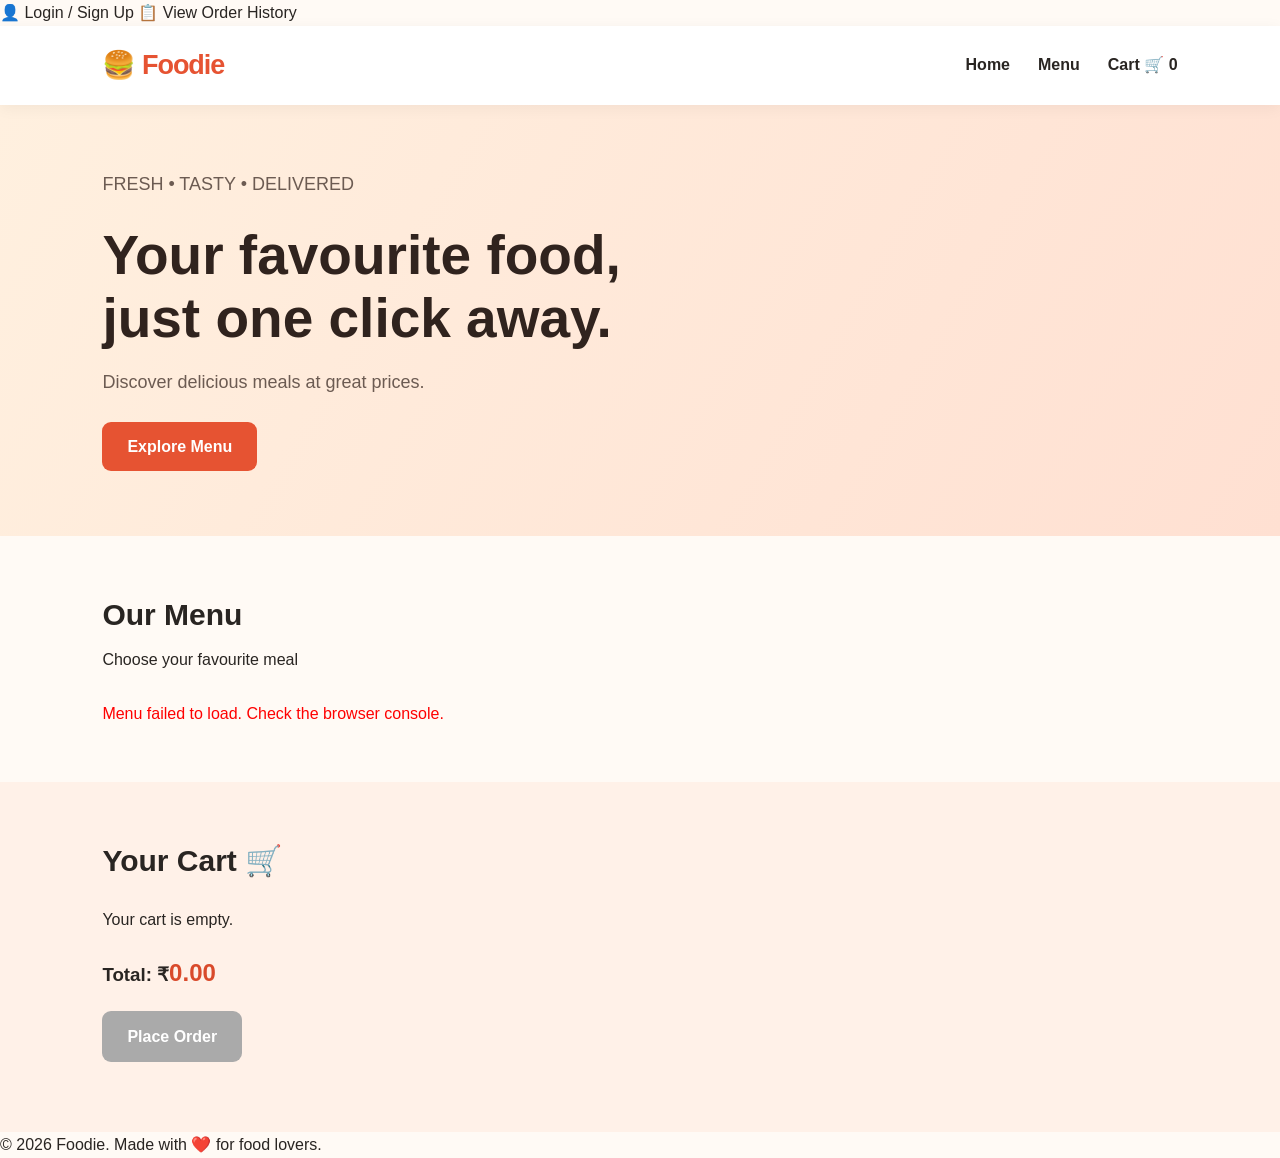
<file: index.html>
<!DOCTYPE html>
<html lang="en">
<head>
    <meta charset="UTF-8">
    <meta name="viewport" content="width=device-width, initial-scale=1.0">
    <title>Foodie | Online Food Ordering</title>
    <link rel="stylesheet" href="style.css">
</head>
<body>
    
    <a href="./login.html">👤 Login / Sign Up</a>
    <a href="./order.html">📋 View Order History</a>
    <header class="navbar">
        <h1>🍔 Foodie</h1>
        <nav>
            <a href="#home">Home</a>
            <a href="#menu">Menu</a>
            <a href="#cart">Cart 🛒 <span id="cart-count">0</span></a>
        </nav>
    </header>

    <section class="hero" id="home">
        <div>
            <p class="tagline">FRESH • TASTY • DELIVERED</p>
            <h2>Your favourite food,<br>just one click away.</h2>
            <p>Discover delicious meals at great prices.</p>
            <a href="#menu" class="primary-btn">Explore Menu</a>
        </div>
    </section>

    <main>
        <section id="menu">
            <h2 class="section-title">Our Menu</h2>
            <p class="subtitle">Choose your favourite meal</p>
            <div id="food-list" class="food-grid">
                <p>Loading menu...</p>
            </div>
        </section>

        <section id="cart" class="cart-section">
            <h2 class="section-title">Your Cart 🛒</h2>
            <div id="cart-items">
                <p>Your cart is empty.</p>
            </div>
            <h3>Total: ₹<span id="cart-total">0.00</span></h3>
            <button id="checkout-btn" class="primary-btn" disabled>
                Place Order
            </button>
            <p id="order-message"></p>
        </section>
    </main>

    <footer>
        <p>© 2026 Foodie. Made with ❤️ for food lovers.</p>
    </footer>

    <script src="script.js"></script>
</body>
</html>
</file>
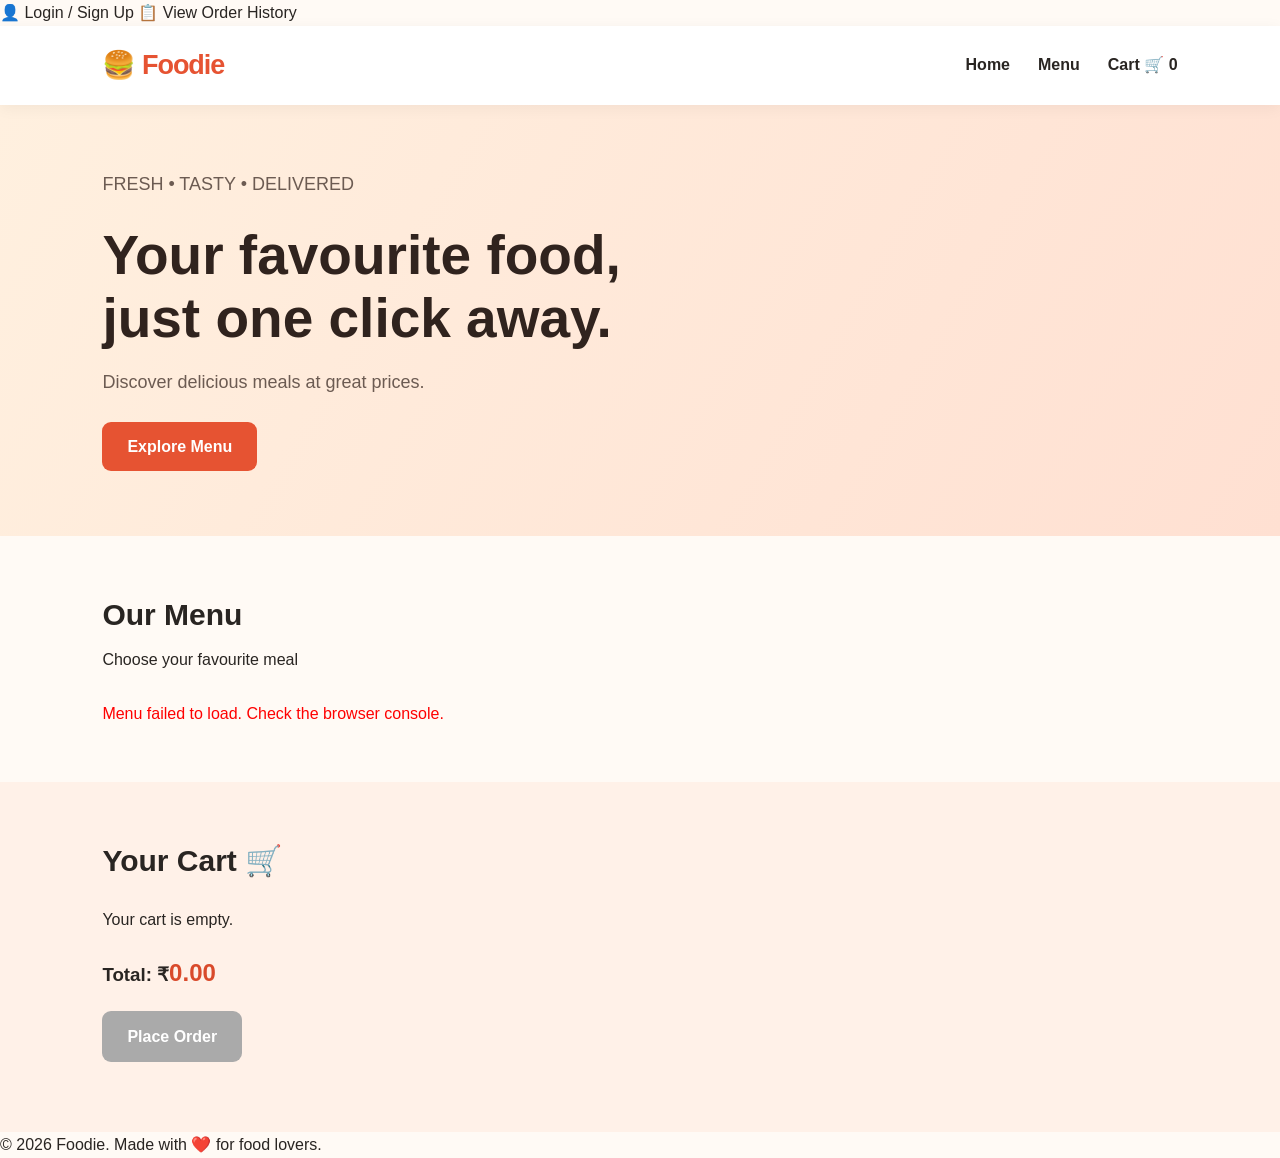
<file: C:\Users\Shravani\Downloads\food-ordering-system\food-ordering-system\src\main\resources\static\index.html>
<!DOCTYPE html>
<html lang="en">
<head>
    <meta charset="UTF-8">
    <meta name="viewport" content="width=device-width, initial-scale=1.0">
    <title>Foodie | Online Food Ordering</title>
    <link rel="stylesheet" href="style.css">
</head>
<body>
    
    <a href="./login.html">👤 Login / Sign Up</a>
    <a href="./order.html">📋 View Order History</a>
    <header class="navbar">
        <h1>🍔 Foodie</h1>
        <nav>
            <a href="#home">Home</a>
            <a href="#menu">Menu</a>
            <a href="#cart">Cart 🛒 <span id="cart-count">0</span></a>
        </nav>
    </header>

    <section class="hero" id="home">
        <div>
            <p class="tagline">FRESH • TASTY • DELIVERED</p>
            <h2>Your favourite food,<br>just one click away.</h2>
            <p>Discover delicious meals at great prices.</p>
            <a href="#menu" class="primary-btn">Explore Menu</a>
        </div>
    </section>

    <main>
        <section id="menu">
            <h2 class="section-title">Our Menu</h2>
            <p class="subtitle">Choose your favourite meal</p>
            <div id="food-list" class="food-grid">
                <p>Loading menu...</p>
            </div>
        </section>

        <section id="cart" class="cart-section">
            <h2 class="section-title">Your Cart 🛒</h2>
            <div id="cart-items">
                <p>Your cart is empty.</p>
            </div>
            <h3>Total: ₹<span id="cart-total">0.00</span></h3>
            <button id="checkout-btn" class="primary-btn" disabled>
                Place Order
            </button>
            <p id="order-message"></p>
        </section>
    </main>

    <footer>
        <p>© 2026 Foodie. Made with ❤️ for food lovers.</p>
    </footer>

    <script src="script.js"></script>
</body>
</html>
</file>
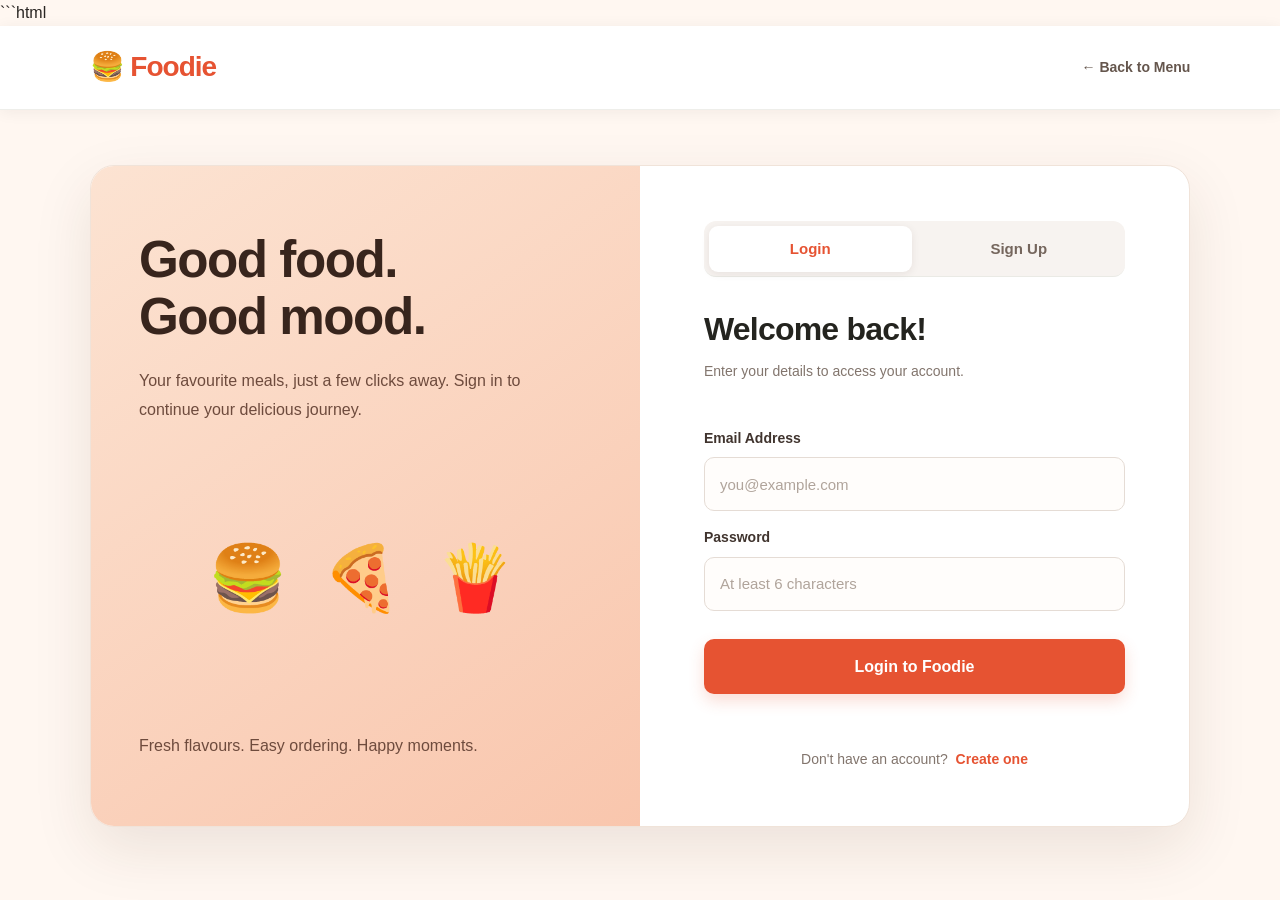
<file: C:\Users\Shravani\Downloads\food-ordering-system\food-ordering-system\src\main\resources\static\login.html>
```html
<!DOCTYPE html>
<html lang="en">
<head>
    <meta charset="UTF-8">
    <meta name="viewport" content="width=device-width, initial-scale=1.0">
    <title>Foodie | Login & Sign Up</title>
    <link rel="stylesheet" href="/style.css">
</head>

<body class="auth-page">

    <header class="auth-header">
        <h1>🍔 Foodie</h1>
        <a href="/">← Back to Menu</a>
    </header>

    <main class="auth-layout">

        <section class="auth-promo">
            <div>
                <h2>Good food.<br>Good mood.</h2>
                <p>
                    Your favourite meals, just a few clicks away.
                    Sign in to continue your delicious journey.
                </p>
            </div>

            <div class="auth-food">🍔 🍕 🍟</div>

            <p>Fresh flavours. Easy ordering. Happy moments.</p>
        </section>

        <section class="auth-form-panel">

            <div class="auth-tabs">
                <button type="button" id="login-tab" class="active">
                    Login
                </button>
                <button type="button" id="signup-tab">
                    Sign Up
                </button>
            </div>

            <h2 id="form-title">Welcome back!</h2>

            <p class="auth-subtitle" id="form-subtitle">
                Enter your details to access your account.
            </p>

            <form id="auth-form">

                <div id="name-field" style="display:none;">
                    <label for="name">Full Name</label>
                    <input
                        type="text"
                        id="name"
                        placeholder="Enter your full name"
                        autocomplete="name"
                    >
                </div>

                <label for="email">Email Address</label>
                <input
                    type="email"
                    id="email"
                    placeholder="you@example.com"
                    autocomplete="email"
                    required
                >

                <label for="password">Password</label>
                <input
                    type="password"
                    id="password"
                    placeholder="At least 6 characters"
                    minlength="6"
                    autocomplete="current-password"
                    required
                >

                <button type="submit" class="auth-submit" id="submit-btn">
                    Login to Foodie
                </button>

            </form>

            <p id="auth-message" class="auth-message" role="status"></p>

            <p class="auth-switch">
                <span id="toggle-label">Don't have an account?</span>
                <a href="#" id="toggle-auth">Create one</a>
            </p>

        </section>
    </main>

    <script>
        let isSignup = false;

        const form = document.getElementById("auth-form");
        const nameField = document.getElementById("name-field");
        const nameInput = document.getElementById("name");
        const title = document.getElementById("form-title");
        const subtitle = document.getElementById("form-subtitle");
        const submitBtn = document.getElementById("submit-btn");
        const toggleLabel = document.getElementById("toggle-label");
        const toggleAuth = document.getElementById("toggle-auth");
        const message = document.getElementById("auth-message");
        const loginTab = document.getElementById("login-tab");
        const signupTab = document.getElementById("signup-tab");
        const passwordInput = document.getElementById("password");

        function updateAuthMode(signup) {
            isSignup = signup;

            title.textContent = isSignup
                ? "Create your account"
                : "Welcome back!";

            subtitle.textContent = isSignup
                ? "Join Foodie and order your favourite meals."
                : "Enter your details to access your account.";

            submitBtn.textContent = isSignup
                ? "Create Account"
                : "Login to Foodie";

            nameField.style.display = isSignup ? "block" : "none";
            nameInput.required = isSignup;

            passwordInput.autocomplete = isSignup
                ? "new-password"
                : "current-password";

            loginTab.classList.toggle("active", !isSignup);
            signupTab.classList.toggle("active", isSignup);

            toggleLabel.textContent = isSignup
                ? "Already have an account?"
                : "Don't have an account?";

            toggleAuth.textContent = isSignup
                ? "Login"
                : "Create one";

            message.textContent = "";
        }

        loginTab.addEventListener("click", () => updateAuthMode(false));
        signupTab.addEventListener("click", () => updateAuthMode(true));

        toggleAuth.addEventListener("click", function (event) {
            event.preventDefault();
            updateAuthMode(!isSignup);
        });

        form.addEventListener("submit", async function (event) {
            event.preventDefault();

            message.style.color = "#667085";
            message.textContent = "Please wait...";

            const payload = {
                email: document.getElementById("email").value.trim(),
                password: passwordInput.value
            };

            if (isSignup) {
                payload.name = nameInput.value.trim();
            }

            try {
                const response = await fetch(
                    isSignup ? "/api/signup" : "/api/login",
                    {
                        method: "POST",
                        headers: {
                            "Content-Type": "application/json"
                        },
                        body: JSON.stringify(payload)
                    }
                );

                const data = await response.json();

                if (!response.ok) {
                    throw new Error(data.message || "Request failed");
                }

                sessionStorage.setItem("loggedIn", "true");
                message.style.color = "#16803d";
                message.textContent = data.message || "Success!";

                window.location.href = "/";

            } catch (error) {
                message.style.color = "#b42318";
                message.textContent =
                    error.message || "Something went wrong.";
            }
        });
    </script>

</body>
</html>
</file>
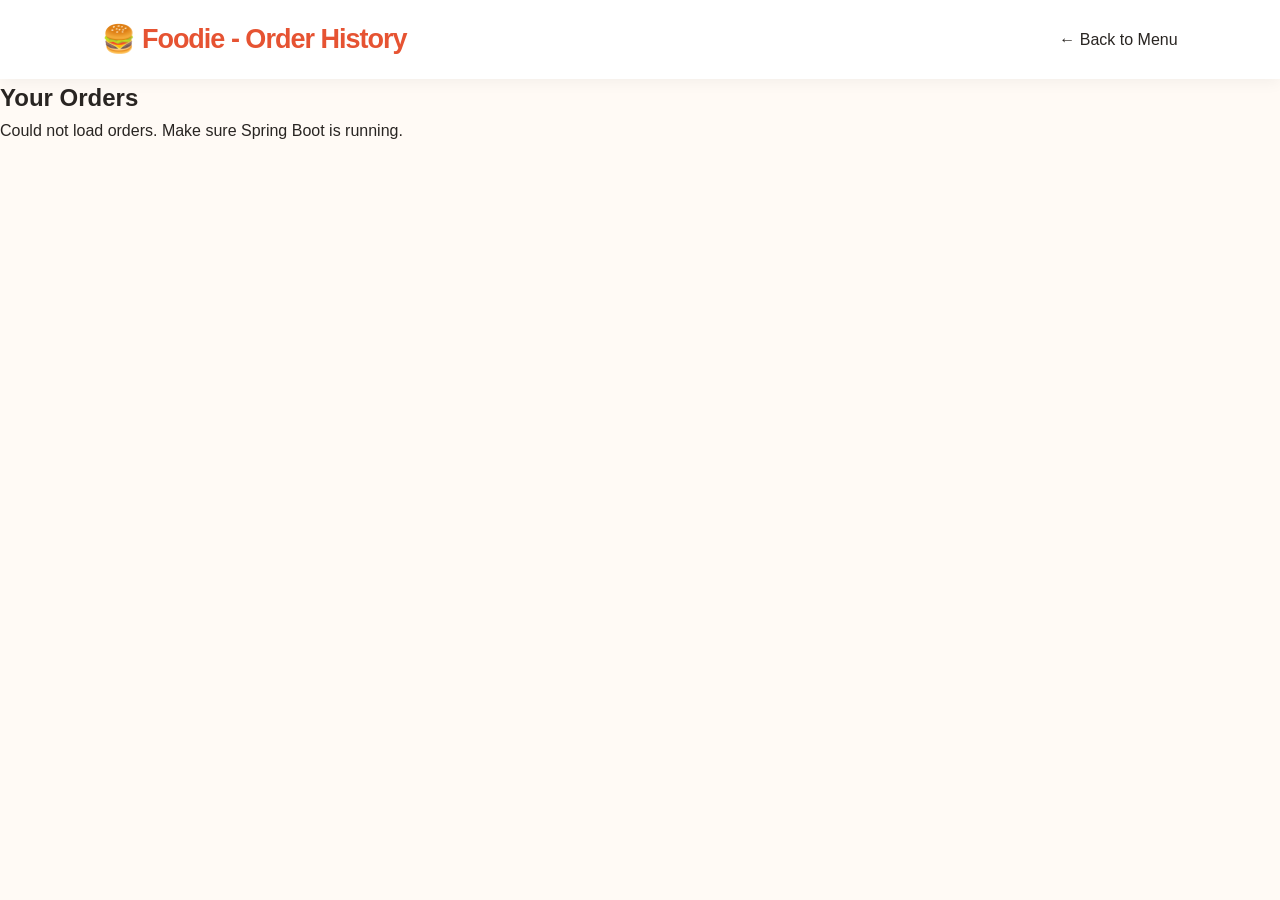
<file: C:\Users\Shravani\Downloads\food-ordering-system\food-ordering-system\src\main\resources\static\order.html>
<!DOCTYPE html>
<html lang="en">
<head>
    <meta charset="UTF-8">
    <meta name="viewport" content="width=device-width, initial-scale=1.0">
    <title>Order History | Foodie</title>
    <link rel="stylesheet" href="style.css">
</head>
<body>
    <header>
        <h1>🍔 Foodie - Order History</h1>
        <a href="index.html">← Back to Menu</a>
    </header>

    <main>
        <h2>Your Orders</h2>
        <div id="orders">Loading orders...</div>
    </main>

    <script>
        async function loadOrders() {
            const container = document.getElementById("orders");

            try {
                const response = await fetch("http://localhost:8080/api/orders");
                if (!response.ok) throw new Error("Failed to load orders");

                const orders = await response.json();

                if (orders.length === 0) {
                    container.textContent = "No orders yet.";
                    return;
                }

                container.innerHTML = orders.map(order => `
                    <div class="food-card">
                        <h3>Order #${order.id}</h3>
                        <p><strong>Items:</strong> ${order.items}</p>
                        <p><strong>Total:</strong> ₹${Number(order.total).toFixed(2)}</p>
                    </div>
                `).join("");
            } catch (error) {
                container.textContent =
                    "Could not load orders. Make sure Spring Boot is running.";
            }
        }

        loadOrders();
    </script>
</body>
</html>
</file>
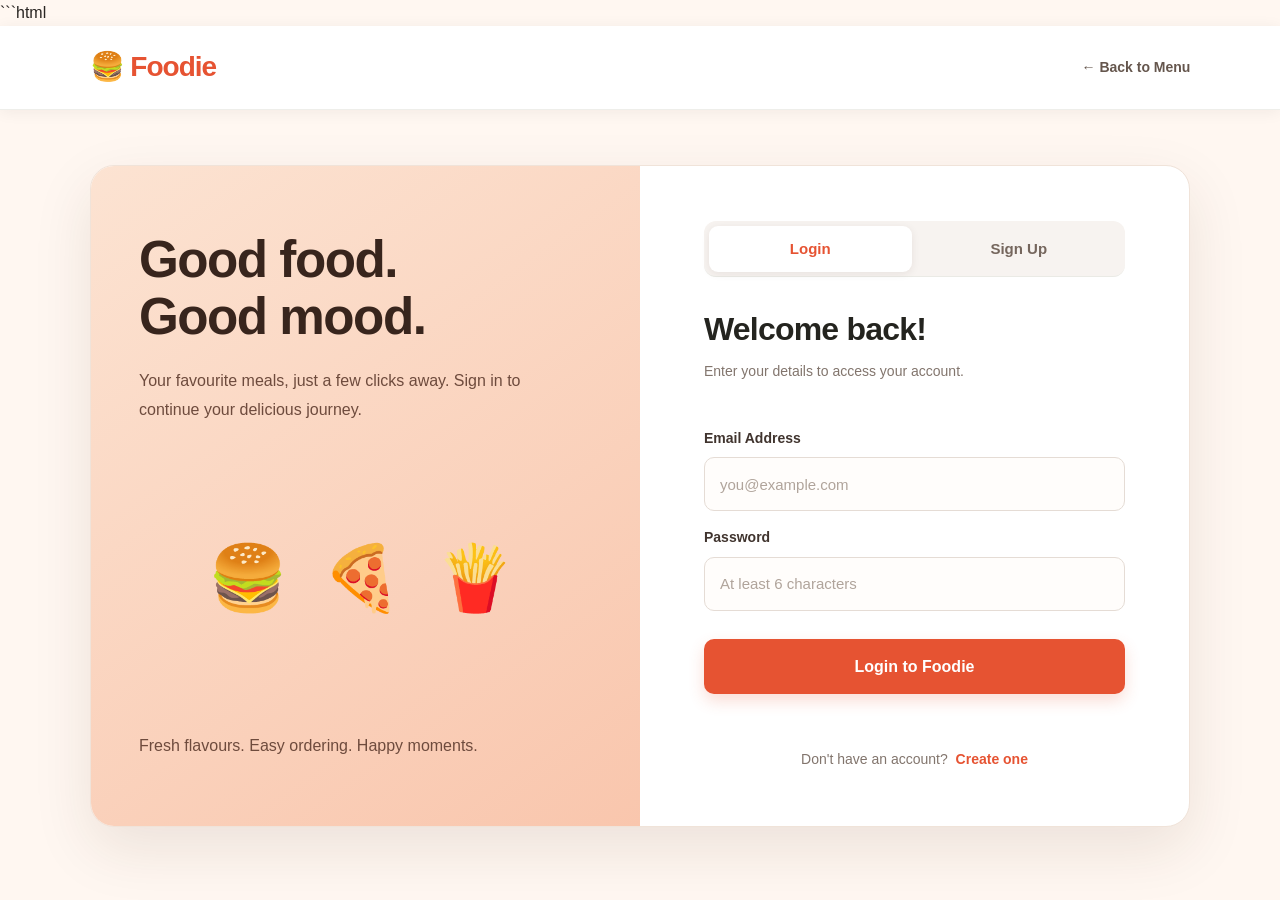
<file: login.html>
```html
<!DOCTYPE html>
<html lang="en">
<head>
    <meta charset="UTF-8">
    <meta name="viewport" content="width=device-width, initial-scale=1.0">
    <title>Foodie | Login & Sign Up</title>
    <link rel="stylesheet" href="/style.css">
</head>

<body class="auth-page">

    <header class="auth-header">
        <h1>🍔 Foodie</h1>
        <a href="/">← Back to Menu</a>
    </header>

    <main class="auth-layout">

        <section class="auth-promo">
            <div>
                <h2>Good food.<br>Good mood.</h2>
                <p>
                    Your favourite meals, just a few clicks away.
                    Sign in to continue your delicious journey.
                </p>
            </div>

            <div class="auth-food">🍔 🍕 🍟</div>

            <p>Fresh flavours. Easy ordering. Happy moments.</p>
        </section>

        <section class="auth-form-panel">

            <div class="auth-tabs">
                <button type="button" id="login-tab" class="active">
                    Login
                </button>
                <button type="button" id="signup-tab">
                    Sign Up
                </button>
            </div>

            <h2 id="form-title">Welcome back!</h2>

            <p class="auth-subtitle" id="form-subtitle">
                Enter your details to access your account.
            </p>

            <form id="auth-form">

                <div id="name-field" style="display:none;">
                    <label for="name">Full Name</label>
                    <input
                        type="text"
                        id="name"
                        placeholder="Enter your full name"
                        autocomplete="name"
                    >
                </div>

                <label for="email">Email Address</label>
                <input
                    type="email"
                    id="email"
                    placeholder="you@example.com"
                    autocomplete="email"
                    required
                >

                <label for="password">Password</label>
                <input
                    type="password"
                    id="password"
                    placeholder="At least 6 characters"
                    minlength="6"
                    autocomplete="current-password"
                    required
                >

                <button type="submit" class="auth-submit" id="submit-btn">
                    Login to Foodie
                </button>

            </form>

            <p id="auth-message" class="auth-message" role="status"></p>

            <p class="auth-switch">
                <span id="toggle-label">Don't have an account?</span>
                <a href="#" id="toggle-auth">Create one</a>
            </p>

        </section>
    </main>

    <script>
        let isSignup = false;

        const form = document.getElementById("auth-form");
        const nameField = document.getElementById("name-field");
        const nameInput = document.getElementById("name");
        const title = document.getElementById("form-title");
        const subtitle = document.getElementById("form-subtitle");
        const submitBtn = document.getElementById("submit-btn");
        const toggleLabel = document.getElementById("toggle-label");
        const toggleAuth = document.getElementById("toggle-auth");
        const message = document.getElementById("auth-message");
        const loginTab = document.getElementById("login-tab");
        const signupTab = document.getElementById("signup-tab");
        const passwordInput = document.getElementById("password");

        function updateAuthMode(signup) {
            isSignup = signup;

            title.textContent = isSignup
                ? "Create your account"
                : "Welcome back!";

            subtitle.textContent = isSignup
                ? "Join Foodie and order your favourite meals."
                : "Enter your details to access your account.";

            submitBtn.textContent = isSignup
                ? "Create Account"
                : "Login to Foodie";

            nameField.style.display = isSignup ? "block" : "none";
            nameInput.required = isSignup;

            passwordInput.autocomplete = isSignup
                ? "new-password"
                : "current-password";

            loginTab.classList.toggle("active", !isSignup);
            signupTab.classList.toggle("active", isSignup);

            toggleLabel.textContent = isSignup
                ? "Already have an account?"
                : "Don't have an account?";

            toggleAuth.textContent = isSignup
                ? "Login"
                : "Create one";

            message.textContent = "";
        }

        loginTab.addEventListener("click", () => updateAuthMode(false));
        signupTab.addEventListener("click", () => updateAuthMode(true));

        toggleAuth.addEventListener("click", function (event) {
            event.preventDefault();
            updateAuthMode(!isSignup);
        });

        form.addEventListener("submit", async function (event) {
            event.preventDefault();

            message.style.color = "#667085";
            message.textContent = "Please wait...";

            const payload = {
                email: document.getElementById("email").value.trim(),
                password: passwordInput.value
            };

            if (isSignup) {
                payload.name = nameInput.value.trim();
            }

            try {
                const response = await fetch(
                    isSignup ? "/api/signup" : "/api/login",
                    {
                        method: "POST",
                        headers: {
                            "Content-Type": "application/json"
                        },
                        body: JSON.stringify(payload)
                    }
                );

                const data = await response.json();

                if (!response.ok) {
                    throw new Error(data.message || "Request failed");
                }

                sessionStorage.setItem("loggedIn", "true");
                message.style.color = "#16803d";
                message.textContent = data.message || "Success!";

                window.location.href = "/";

            } catch (error) {
                message.style.color = "#b42318";
                message.textContent =
                    error.message || "Something went wrong.";
            }
        });
    </script>

</body>
</html>
</file>
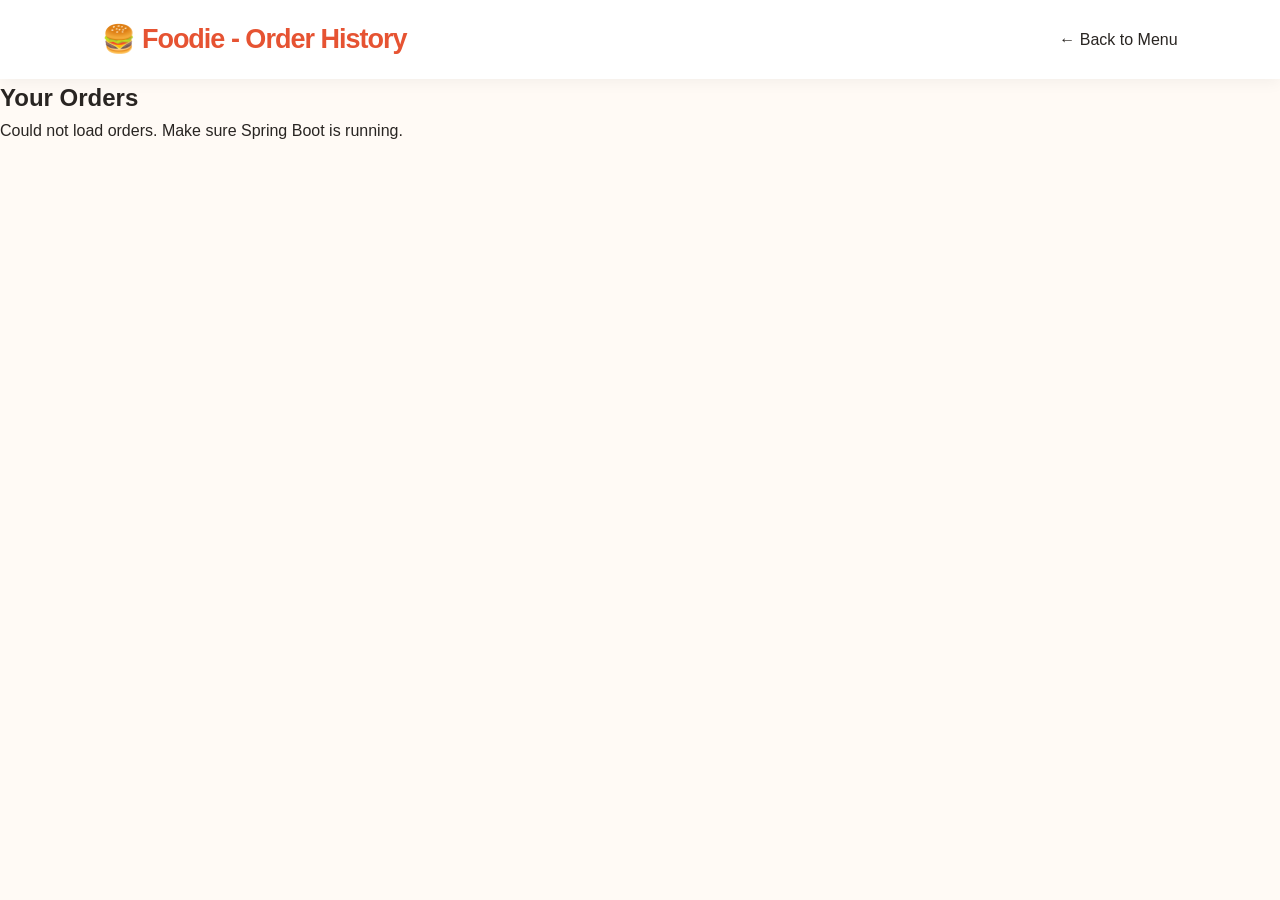
<file: order.html>
<!DOCTYPE html>
<html lang="en">
<head>
    <meta charset="UTF-8">
    <meta name="viewport" content="width=device-width, initial-scale=1.0">
    <title>Order History | Foodie</title>
    <link rel="stylesheet" href="style.css">
</head>
<body>
    <header>
        <h1>🍔 Foodie - Order History</h1>
        <a href="index.html">← Back to Menu</a>
    </header>

    <main>
        <h2>Your Orders</h2>
        <div id="orders">Loading orders...</div>
    </main>

    <script>
        async function loadOrders() {
            const container = document.getElementById("orders");

            try {
                const response = await fetch("http://localhost:8080/api/orders");
                if (!response.ok) throw new Error("Failed to load orders");

                const orders = await response.json();

                if (orders.length === 0) {
                    container.textContent = "No orders yet.";
                    return;
                }

                container.innerHTML = orders.map(order => `
                    <div class="food-card">
                        <h3>Order #${order.id}</h3>
                        <p><strong>Items:</strong> ${order.items}</p>
                        <p><strong>Total:</strong> ₹${Number(order.total).toFixed(2)}</p>
                    </div>
                `).join("");
            } catch (error) {
                container.textContent =
                    "Could not load orders. Make sure Spring Boot is running.";
            }
        }

        loadOrders();
    </script>
</body>
</html>
</file>
<file: style.css>
/* =========================
   GENERAL
========================= */

* {
    margin: 0;
    padding: 0;
    box-sizing: border-box;
}

html {
    scroll-behavior: smooth;
}

body {
    font-family: "Segoe UI", Arial, sans-serif;
    background: #fffaf5;
    color: #292522;
    line-height: 1.6;
}

a {
    text-decoration: none;
    color: inherit;
}

button {
    font: inherit;
    cursor: pointer;
}

/* =========================
   NAVIGATION
========================= */

header {
    background: #ffffff;
    padding: 18px 8%;
    display: flex;
    justify-content: space-between;
    align-items: center;
    gap: 20px;
    box-shadow: 0 3px 15px rgba(0, 0, 0, 0.05);
    position: sticky;
    top: 0;
    z-index: 10;
}

header h1 {
    color: #e65332;
    font-size: 27px;
    letter-spacing: -1px;
}

nav {
    display: flex;
    align-items: center;
    gap: 28px;
    font-weight: 600;
}

nav a:hover {
    color: #e65332;
}

/* =========================
   HERO SECTION
========================= */

.hero {
    min-height: 350px;
    padding: 65px 8%;
    display: flex;
    flex-direction: column;
    justify-content: center;
    align-items: flex-start;
    background: linear-gradient(120deg, #fff0df, #ffe0d2);
}

.hero h2 {
    max-width: 650px;
    font-size: clamp(34px, 5vw, 55px);
    line-height: 1.15;
    margin-bottom: 18px;
    color: #30231e;
}

.hero p {
    color: #6c5b52;
    font-size: 18px;
    margin-bottom: 25px;
}

.hero a {
    display: inline-block;
    background: #e65332;
    color: white;
    padding: 12px 25px;
    border-radius: 9px;
    font-weight: 700;
    transition: 0.2s;
}

.hero a:hover {
    background: #c94024;
    transform: translateY(-2px);
}

/* =========================
   MENU
========================= */

#menu,
#cart {
    padding: 55px 8%;
}

#menu h2,
#cart h2 {
    font-size: 30px;
    margin-bottom: 8px;
}

.food-grid {
    display: grid;
    grid-template-columns: repeat(auto-fit, minmax(220px, 1fr));
    gap: 24px;
    margin-top: 28px;
}

.food-card {
    background: #ffffff;
    padding: 22px;
    border: 1px solid #f0e7df;
    border-radius: 18px;
    box-shadow: 0 5px 18px rgba(60, 35, 20, 0.05);
    transition: transform 0.25s, box-shadow 0.25s;
}

.food-card:hover {
    transform: translateY(-6px);
    box-shadow: 0 12px 28px rgba(60, 35, 20, 0.12);
}

.food-emoji {
    background: #fff1e8;
    border-radius: 14px;
    min-height: 130px;
    display: flex;
    align-items: center;
    justify-content: center;
    font-size: 75px;
    margin-bottom: 16px;
}

.food-card h3 {
    font-size: 21px;
    margin-bottom: 3px;
}

.food-category {
    color: #887a70;
    font-size: 14px;
    margin-bottom: 18px;
}

.food-bottom {
    display: flex;
    align-items: center;
    justify-content: space-between;
    gap: 10px;
}

.food-price {
    font-size: 19px;
    font-weight: 800;
    color: #30231e;
}

.add-btn {
    border: none;
    background: #e65332;
    color: #ffffff;
    padding: 9px 16px;
    border-radius: 8px;
    font-weight: 700;
    transition: 0.2s;
}

.add-btn:hover {
    background: #c94024;
}

.add-btn:disabled {
    background: #bcb5af;
    cursor: not-allowed;
}

/* =========================
   CART
========================= */

#cart {
    background: #fff1e8;
}

#cart-items {
    margin: 22px 0;
}

.cart-item {
    background: white;
    border: 1px solid #f0e0d5;
    border-radius: 12px;
    padding: 16px;
    margin-bottom: 12px;
    display: flex;
    justify-content: space-between;
    align-items: center;
    gap: 16px;
}

.cart-item p {
    color: #887a70;
    font-size: 14px;
}

.cart-item button {
    border: 1px solid #f0c4b5;
    background: #fff1e8;
    color: #d94a2b;
    width: 32px;
    height: 32px;
    border-radius: 7px;
    font-weight: 800;
    margin: 0 6px;
}

#cart-total {
    color: #d94a2b;
    font-size: 24px;
    font-weight: 800;
}

#checkout-btn {
    background: #24834b;
    color: white;
    border: none;
    border-radius: 9px;
    padding: 13px 25px;
    margin-top: 18px;
    font-weight: 700;
    transition: 0.2s;
}

#checkout-btn:hover:not(:disabled) {
    background: #176638;
}

#checkout-btn:disabled {
    background: #aaa;
    cursor: not-allowed;
}

#order-message {
    margin-top: 15px;
    color: #24834b;
    font-weight: 700;
}

/* =========================
   PROFESSIONAL LOGIN / SIGNUP
========================= */

body.auth-page {
    min-height: 100vh;
    background: #f7f7f5;
    color: #25251f;
    font-family: "Segoe UI", Arial, sans-serif;
}

/* Authentication header */

.auth-header {
    height: 84px;
    padding: 0 7%;
    display: flex;
    justify-content: space-between;
    align-items: center;
    gap: 20px;
    background: #ffffff;
    border-bottom: 1px solid #eeeeea;
    box-shadow: none;
    position: relative;
    top: auto;
}

.auth-header h1 {
    margin: 0;
    color: #e65332;
    font-size: 28px;
    font-weight: 800;
    letter-spacing: -1px;
}

.auth-header a {
    color: #55564f;
    font-size: 14px;
    font-weight: 600;
    transition: color 0.2s;
}

.auth-header a:hover {
    color: #e65332;
}

/* Main two-column layout */

.auth-layout {
    width: min(1120px, 88%);
    min-height: 610px;
    margin: 55px auto;
    display: grid;
    grid-template-columns: 1fr 1fr;
    background: #ffffff;
    border: 1px solid #eeeee9;
    border-radius: 22px;
    overflow: hidden;
    box-shadow: 0 18px 60px rgba(35, 32, 23, 0.07);
}

/* Left promotional section */

.auth-promo {
    padding: 64px 52px;
    display: flex;
    flex-direction: column;
    justify-content: space-between;
    color: #ffffff;
    background: linear-gradient(150deg, #29291f 0%, #414132 100%);
}

.auth-promo h2 {
    margin: 0 0 22px;
    color: #ffffff;
    font-size: clamp(34px, 3.2vw, 46px);
    line-height: 1.2;
    letter-spacing: -1.5px;
    font-weight: 750;
}

.auth-promo p {
    max-width: 330px;
    color: #d2d2c7;
    font-size: 15px;
    line-height: 1.9;
}

.auth-food {
    margin: 45px 0;
    padding: 35px 0;
    text-align: center;
    font-size: clamp(60px, 7vw, 88px);
    letter-spacing: 8px;
}

/* Right form section */

.auth-form-panel {
    padding: 65px 58px;
    display: flex;
    flex-direction: column;
    justify-content: center;
    min-width: 0;
}

.auth-tabs {
    display: flex;
    gap: 32px;
    margin: 0 0 38px;
    border-bottom: 1px solid #eaeae5;
}

.auth-tabs button {
    flex: initial;
    min-width: 80px;
    padding: 0 2px 16px;
    margin-bottom: -1px;
    background: transparent;
    border: none;
    border-bottom: 3px solid transparent;
    color: #85857c;
    font-size: 15px;
    font-weight: 600;
    transition: color 0.2s, border-color 0.2s;
}

.auth-tabs button.active {
    color: #e65332;
    border-bottom-color: #e65332;
}

.auth-form-panel h2 {
    margin: 0 0 12px;
    color: #24241f;
    font-size: 32px;
    line-height: 1.3;
    letter-spacing: -0.8px;
}

.auth-subtitle {
    margin: 0 0 30px;
    color: #85857c;
    font-size: 14px;
    line-height: 1.8;
}

/* Form labels */

.auth-form-panel label {
    display: block;
    margin: 22px 0 10px;
    color: #35352e;
    font-size: 14px;
    font-weight: 650;
}

/* Form inputs */

.auth-form-panel input {
    display: block;
    width: 100%;
    height: 54px;
    padding: 0 16px;
    border: 1px solid #deded7;
    border-radius: 9px;
    background: #ffffff;
    color: #292922;
    font-family: inherit;
    font-size: 14px;
    outline: none;
    transition: border-color 0.2s, box-shadow 0.2s;
}

.auth-form-panel input::placeholder {
    color: #a4a49b;
}

.auth-form-panel input:focus {
    border-color: #e65332;
    box-shadow: 0 0 0 4px rgba(230, 83, 50, 0.09);
}

/* Submit button */

.auth-submit {
    width: 100%;
    min-height: 54px;
    margin-top: 30px;
    padding: 14px 18px;
    border: none;
    border-radius: 9px;
    background: #e65332;
    color: #ffffff;
    font-size: 15px;
    font-weight: 700;
    box-shadow: 0 5px 12px rgba(230, 83, 50, 0.13);
    transition: background 0.2s, transform 0.2s;
}

.auth-submit:hover {
    background: #ce4327;
    transform: translateY(-1px);
}

/* Messages */

.auth-message {
    min-height: 20px;
    margin-top: 14px;
    color: #b42318;
    font-size: 13px;
    overflow-wrap: anywhere;
}

/* Login/signup switch */

.auth-switch {
    margin-top: 26px;
    color: #85857c;
    font-size: 13px;
    text-align: center;
}

.auth-switch a {
    margin-left: 4px;
    color: #e65332;
    font-weight: 700;
}

.auth-switch a:hover {
    text-decoration: underline;
}

/* =========================
   RESPONSIVE AUTHENTICATION
========================= */

@media (max-width: 850px) {
    .auth-layout {
        width: 92%;
        grid-template-columns: 0.9fr 1.1fr;
        margin: 30px auto;
    }

    .auth-promo {
        padding: 45px 30px;
    }

    .auth-form-panel {
        padding: 45px 32px;
    }

    .auth-promo h2 {
        font-size: 34px;
    }

    .auth-form-panel h2 {
        font-size: 28px;
    }
}

/* Mobile layout */

@media (max-width: 650px) {
    header:not(.auth-header) {
        padding: 15px 5%;
        flex-wrap: wrap;
    }

    header:not(.auth-header) h1 {
        font-size: 23px;
    }

    nav {
        gap: 15px;
        font-size: 14px;
    }

    .hero {
        padding: 50px 6%;
    }

    #menu,
    #cart {
        padding: 40px 6%;
    }

    .cart-item {
        padding: 12px;
    }

    .auth-header {
        height: 72px;
        padding: 0 5%;
    }

    .auth-header h1 {
        font-size: 24px;
    }

    .auth-header a {
        font-size: 13px;
    }

    .auth-layout {
        width: 92%;
        margin: 22px auto;
        grid-template-columns: 1fr;
        border-radius: 16px;
    }

    .auth-promo {
        min-height: 250px;
        padding: 30px;
    }

    .auth-promo h2 {
        margin-top: 0;
        font-size: 31px;
    }

    .auth-food {
        margin: 10px 0;
        padding: 8px 0;
        font-size: 48px;
        letter-spacing: 4px;
    }

    .auth-promo p:last-child {
        margin-top: 8px;
    }

    .auth-form-panel {
        padding: 36px 26px;
    }

    .auth-tabs {
        margin-bottom: 28px;
    }
}
/* =========================
   PROFESSIONAL LOGIN PAGE
========================= */

body.auth-page {
    min-height: 100vh;
    background: #fff7f1;
    color: #292522;
}

/* Header */
.auth-page .auth-header {
    position: static;
    padding: 22px 7%;
    background: #ffffff;
    box-shadow: 0 2px 15px rgba(40, 25, 15, 0.06);
}

.auth-page .auth-header h1 {
    color: #e65332;
    font-size: 28px;
    letter-spacing: -1px;
}

.auth-page .auth-header a {
    color: #65564d;
    font-weight: 600;
    transition: color 0.2s;
}

.auth-page .auth-header a:hover {
    color: #e65332;
}

/* Main two-column layout */
.auth-page .auth-layout {
    width: min(1100px, 90%);
    min-height: 580px;
    margin: 55px auto;
    display: grid;
    grid-template-columns: 1fr 1fr;
    background: #ffffff;
    border: 1px solid #f0e3d9;
    border-radius: 24px;
    overflow: hidden;
    box-shadow: 0 22px 60px rgba(73, 42, 24, 0.10);
}

/* Left promotional panel */
.auth-page .auth-promo {
    padding: 65px 48px;
    display: flex;
    flex-direction: column;
    justify-content: space-between;
    gap: 35px;
    background: linear-gradient(145deg, #fce3d2, #f9c6ad);
}

.auth-page .auth-promo h2 {
    font-size: clamp(38px, 4vw, 54px);
    line-height: 1.12;
    letter-spacing: -1.5px;
    color: #38251d;
    margin-bottom: 22px;
}

.auth-page .auth-promo p {
    max-width: 390px;
    color: #6e4b3d;
    font-size: 16px;
    line-height: 1.8;
}

.auth-page .auth-food {
    font-size: clamp(48px, 5vw, 70px);
    letter-spacing: 8px;
    padding: 20px 0;
}

/* Right form panel */
.auth-page .auth-form-panel {
    padding: 55px clamp(28px, 5vw, 65px);
    display: flex;
    flex-direction: column;
    justify-content: center;
}

.auth-page .auth-tabs {
    display: grid;
    grid-template-columns: 1fr 1fr;
    gap: 6px;
    padding: 5px;
    margin-bottom: 32px;
    background: #f7f3f0;
    border-radius: 12px;
}

.auth-page .auth-tabs button {
    border: none;
    border-radius: 9px;
    padding: 11px;
    background: transparent;
    color: #75665d;
    font-weight: 700;
    transition: 0.2s;
}

.auth-page .auth-tabs button.active {
    background: #ffffff;
    color: #e65332;
    box-shadow: 0 2px 8px rgba(50, 30, 20, 0.08);
}

.auth-page #form-title {
    font-size: 32px;
    line-height: 1.25;
    letter-spacing: -0.8px;
    margin-bottom: 10px;
}

.auth-page .auth-subtitle {
    color: #82756d;
    font-size: 14px;
    margin-bottom: 28px;
}

/* Inputs and labels */
.auth-page #auth-form {
    display: flex;
    flex-direction: column;
}

.auth-page #auth-form label {
    font-size: 14px;
    font-weight: 700;
    color: #40342e;
    margin: 15px 0 8px;
}

.auth-page #auth-form input {
    width: 100%;
    padding: 14px 15px;
    border: 1px solid #e5dcd5;
    border-radius: 10px;
    background: #fffdfb;
    color: #292522;
    font: inherit;
    font-size: 15px;
    outline: none;
    transition: border-color 0.2s, box-shadow 0.2s;
}

.auth-page #auth-form input::placeholder {
    color: #b0a49b;
}

.auth-page #auth-form input:focus {
    border-color: #e65332;
    box-shadow: 0 0 0 4px rgba(230, 83, 50, 0.10);
}

/* Submit button */
.auth-page .auth-submit {
    width: 100%;
    margin-top: 28px;
    padding: 15px;
    border: none;
    border-radius: 10px;
    background: #e65332;
    color: #ffffff;
    font-weight: 700;
    font-size: 16px;
    box-shadow: 0 7px 16px rgba(230, 83, 50, 0.20);
    transition: transform 0.2s, background 0.2s;
}

.auth-page .auth-submit:hover {
    background: #cb4025;
    transform: translateY(-2px);
}

/* Feedback and login/signup switch */
.auth-page .auth-message {
    min-height: 24px;
    margin-top: 15px;
    font-size: 14px;
    overflow-wrap: anywhere;
}

.auth-page .auth-switch {
    margin-top: 15px;
    text-align: center;
    color: #82756d;
    font-size: 14px;
}

.auth-page .auth-switch a {
    color: #e65332;
    font-weight: 700;
    margin-left: 4px;
}

.auth-page .auth-switch a:hover {
    text-decoration: underline;
}

/* Mobile responsive layout */
@media (max-width: 760px) {
    .auth-page .auth-layout {
        width: 92%;
        grid-template-columns: 1fr;
        margin: 25px auto;
    }

    .auth-page .auth-promo {
        padding: 35px 28px;
        gap: 22px;
    }

    .auth-page .auth-promo h2 {
        font-size: 38px;
    }

    .auth-page .auth-food {
        font-size: 48px;
        padding: 5px 0;
    }

    .auth-page .auth-form-panel {
        padding: 35px 28px;
    }

    .auth-page #form-title {
        font-size: 28px;
    }
}

@media (max-width: 420px) {
    .auth-page .auth-header {
        padding: 18px 5%;
    }

    .auth-page .auth-header h1 {
        font-size: 23px;
    }

    .auth-page .auth-header a {
        font-size: 13px;
    }
}
</file>
